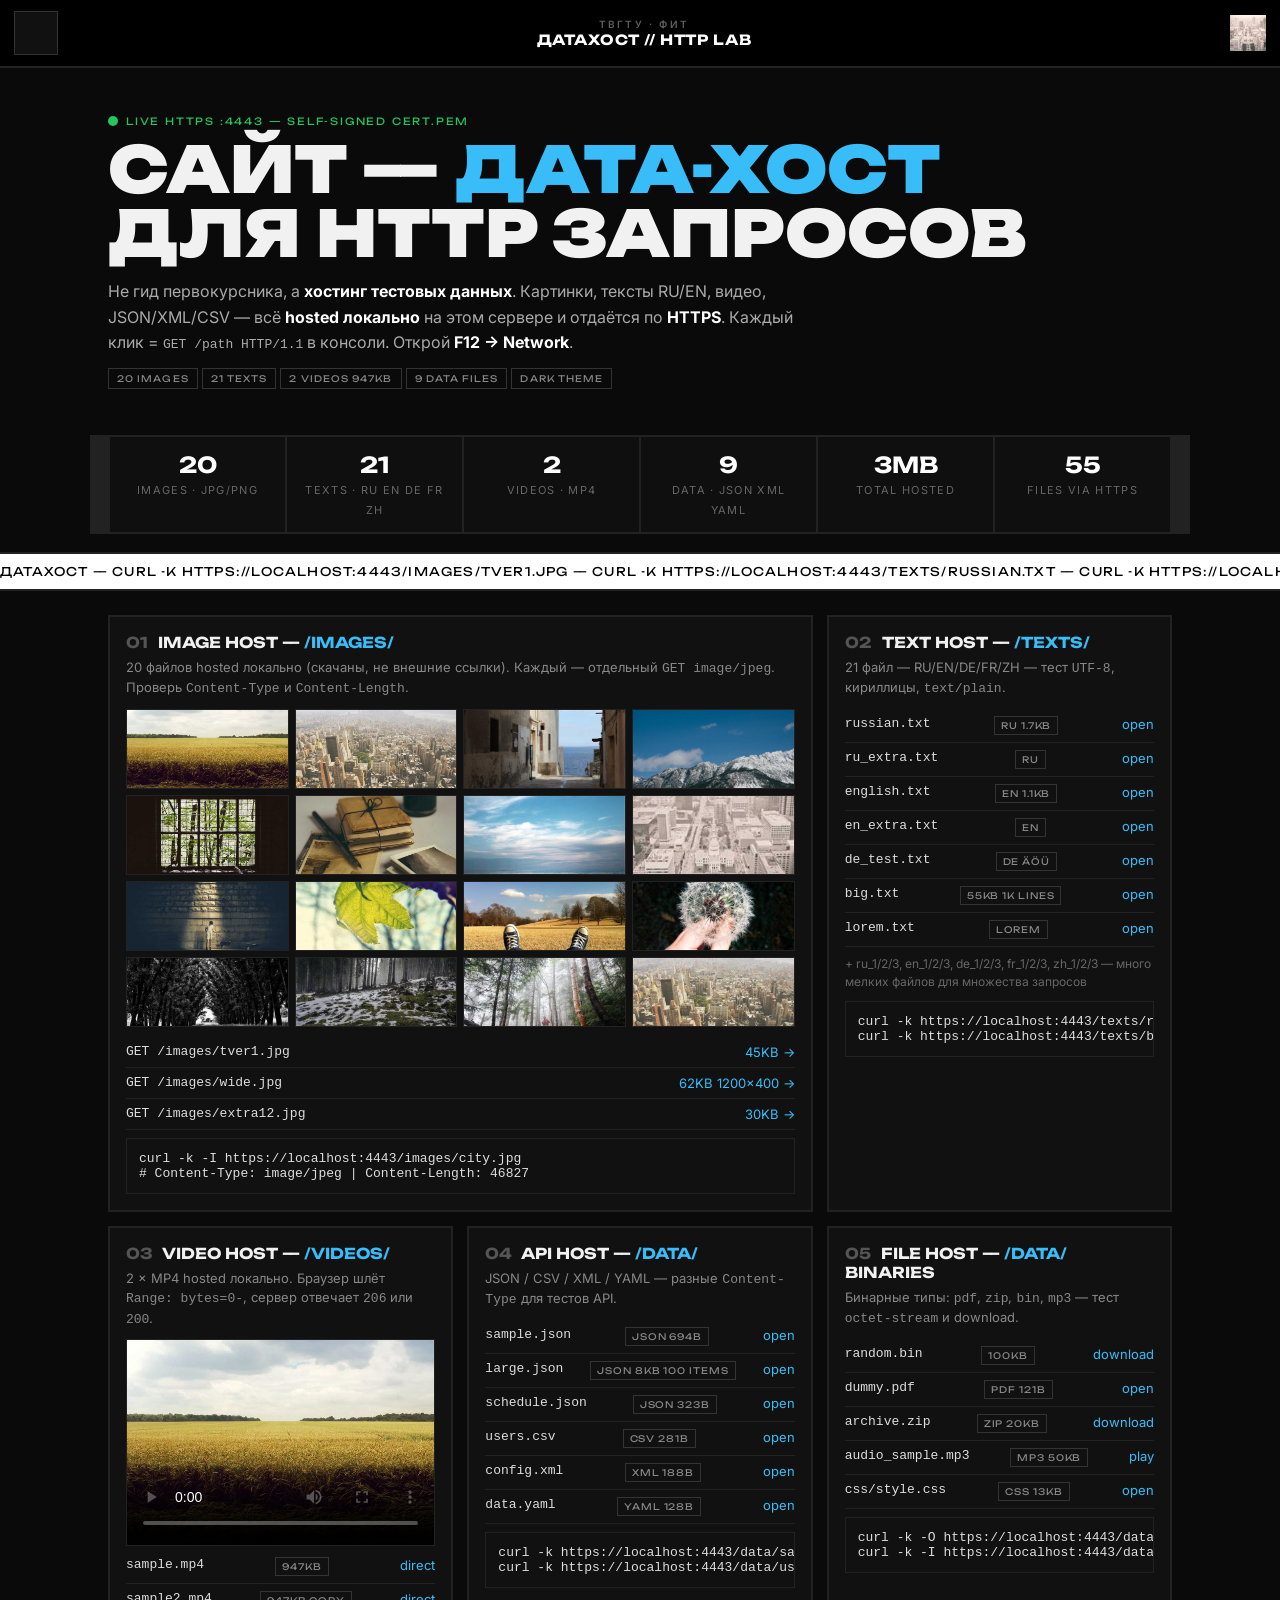
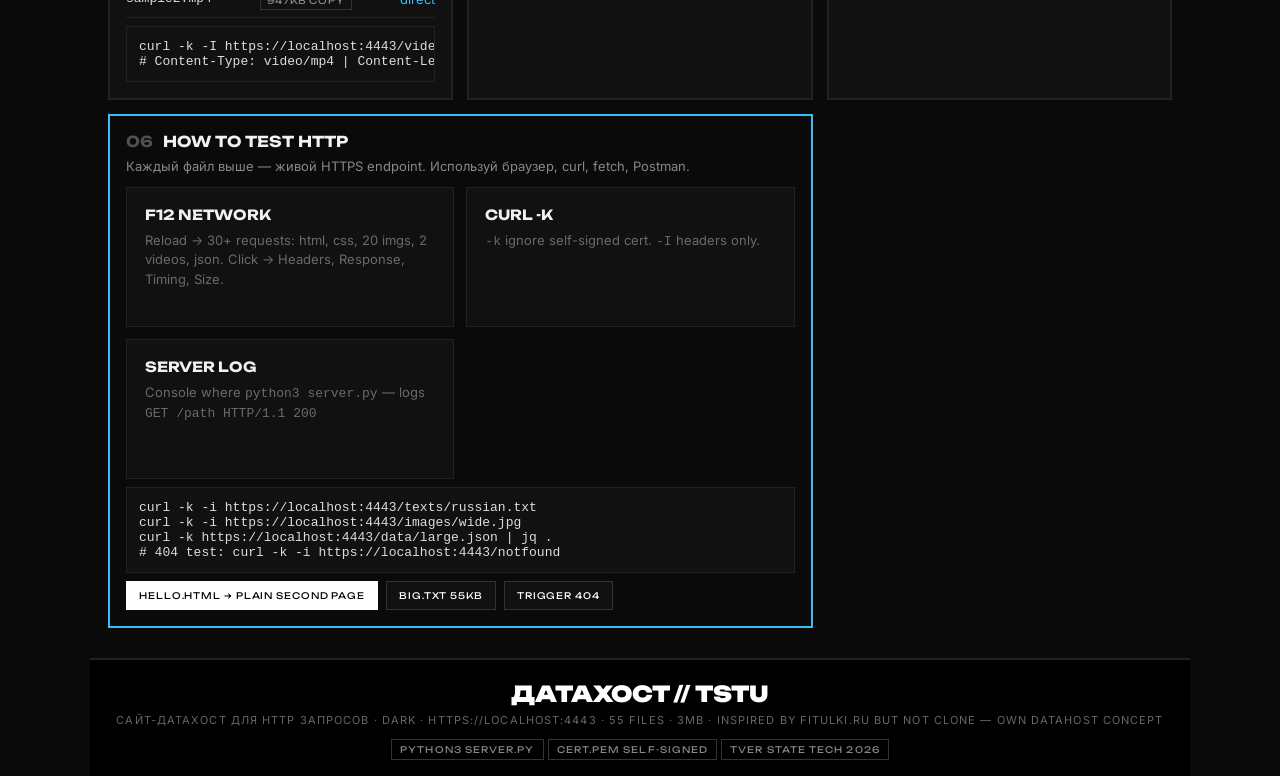
<file: index.html>
<!DOCTYPE html>
<html lang="ru">
<head>
<meta charset="UTF-8">
<meta name="viewport" content="width=device-width, initial-scale=1">
<title>ДатаХост — HTTP Lab / TSTU · Dark</title>
<link rel="stylesheet" href="css/style.css">
<style>
/* DataHost overrides — keep dark theme but own identity */
.hero-data{padding:110px 18px 28px;max-width:1100px;margin:0 auto}
.hero-data h1{font-family:Unbounded;font-weight:900;font-size:clamp(26px,6vw,64px);line-height:1;text-transform:uppercase}
.hero-data h1 span{color:#38bdf8}
.sub{color:#aaa;max-width:700px;line-height:1.6;margin-top:14px}
.stats{max-width:1100px;margin:18px auto;padding:0 18px;display:grid;grid-template-columns:repeat(auto-fit,minmax(150px,1fr));gap:2px;background:#222;border:2px solid #222}
.stat{background:#0f0f0f;padding:14px;text-align:center}
.stat b{display:block;font-family:Unbounded;font-size:22px;color:#fff}
.stat span{font-size:11px;letter-spacing:.12em;text-transform:uppercase;color:#666}
.host-grid{max-width:1100px;margin:24px auto;padding:0 18px;display:grid;grid-template-columns:repeat(auto-fit,minmax(320px,1fr));gap:14px}
.host{border:2px solid #222;background:#111;padding:16px}
.host h2{font-family:Unbounded;font-weight:700;font-size:15px;text-transform:uppercase;margin-bottom:6px}
.host h2 i{opacity:.3;font-style:normal;margin-right:6px}
.host p{color:#888;font-size:13px;line-height:1.5;margin-bottom:10px}
.host pre{margin-top:8px}
.mini-gallery{display:grid;grid-template-columns:repeat(4,1fr);gap:6px}
.mini-gallery img{width:100%;height:80px;object-fit:cover;border:1px solid #222}
.file-list{list-style:none}
.file-list li{border-bottom:1px solid #222;padding:7px 0;display:flex;justify-content:space-between;gap:8px;font-size:13px}
.file-list li code{color:#ddd}
.file-list li a{color:#38bdf8;text-decoration:none}
.tag{font-family:Unbounded;font-size:9px;letter-spacing:.1em;text-transform:uppercase;padding:3px 6px;border:1px solid #333;color:#888}
</style>
</head>
<body>

<header class="header">
  <button class="burger" id="burger"><span></span><span></span><span></span></button>
  <div class="header-title"><a href="#"><small>ТвГТУ · ФИТ</small>ДАТАХОСТ // HTTP LAB</a></div>
  <div class="header-logo"><img src="images/logo.png" alt="logo" style="height:36px"></div>
  <nav class="dropdown" id="dropdown">
    <a href="#images"><i>01</i>Image Host</a>
    <a href="#texts"><i>02</i>Text Host</a>
    <a href="#videos"><i>03</i>Video Host</a>
    <a href="#api"><i>04</i>API Host</a>
    <a href="#files"><i>05</i>File Host</a>
    <a href="#howto"><i>06</i>How to test</a>
  </nav>
</header>

<div class="hero-data">
  <div style="display:inline-flex;gap:8px;align-items:center;margin-bottom:10px"><span style="width:10px;height:10px;background:#22c55e;border-radius:50%;display:inline-block;animation:blink 1s steps(1) infinite"></span><span style="font-family:Unbounded;font-size:10px;letter-spacing:.18em;text-transform:uppercase;color:#22c55e">LIVE HTTPS :4443 — self-signed cert.pem</span></div>
  <h1>Сайт — <span>дата-хост</span><br>для HTTP запросов</h1>
  <p class="sub">Не гид первокурсника, а <b style="color:#fff">хостинг тестовых данных</b>. Картинки, тексты RU/EN, видео, JSON/XML/CSV — всё <b style="color:#fff">hosted локально</b> на этом сервере и отдаётся по <b style="color:#fff">HTTPS</b>. Каждый клик = <code>GET /path HTTP/1.1</code> в консоли. Открой <b style="color:#fff">F12 → Network</b>.</p>
  <p style="margin-top:10px"><span class="badge">20 images</span> <span class="badge">21 texts</span> <span class="badge">2 videos 947KB</span> <span class="badge">9 data files</span> <span class="badge">dark theme</span></p>
</div>

<div class="stats">
  <div class="stat"><b>20</b><span>Images · jpg/png</span></div>
  <div class="stat"><b>21</b><span>Texts · RU EN DE FR ZH</span></div>
  <div class="stat"><b>2</b><span>Videos · mp4</span></div>
  <div class="stat"><b>9</b><span>Data · json xml yaml</span></div>
  <div class="stat"><b>3MB</b><span>Total hosted</span></div>
  <div class="stat"><b>55</b><span>Files via HTTPS</span></div>
</div>

<div class="ticker"><div class="ticker-track">
  <span>ДАТАХОСТ — curl -k https://localhost:4443/images/tver1.jpg — curl -k https://localhost:4443/texts/russian.txt — curl -k https://localhost:4443/data/large.json — curl -k https://localhost:4443/videos/sample.mp4 —&nbsp;</span>
  <span>ДАТАХОСТ — curl -k https://localhost:4443/images/tver1.jpg — curl -k https://localhost:4443/texts/russian.txt — curl -k https://localhost:4443/data/large.json — curl -k https://localhost:4443/videos/sample.mp4 —&nbsp;</span>
</div></div>

<div class="host-grid">

  <!-- IMAGE HOST -->
  <section class="host" id="images" style="grid-column:span 2">
    <h2><i>01</i> Image Host — <span style="color:#38bdf8">/images/</span></h2>
    <p>20 файлов hosted локально (скачаны, не внешние ссылки). Каждый — отдельный <code>GET image/jpeg</code>. Проверь <code>Content-Type</code> и <code>Content-Length</code>.</p>
    <div class="mini-gallery">
      <a href="images/tver1.jpg" target="_blank"><img src="images/tver1.jpg" loading="lazy"></a>
      <a href="images/tver2.jpg" target="_blank"><img src="images/tver2.jpg" loading="lazy"></a>
      <a href="images/city.jpg" target="_blank"><img src="images/city.jpg" loading="lazy"></a>
      <a href="images/wide.jpg" target="_blank"><img src="images/wide.jpg" loading="lazy"></a>
      <a href="images/nature1.jpg" target="_blank"><img src="images/nature1.jpg" loading="lazy"></a>
      <a href="images/nature2.jpg" target="_blank"><img src="images/nature2.jpg" loading="lazy"></a>
      <a href="images/tech.jpg" target="_blank"><img src="images/tech.jpg" loading="lazy"></a>
      <a href="images/logo.png" target="_blank"><img src="images/logo.png" loading="lazy"></a>
    </div>
    <div style="display:grid;grid-template-columns:repeat(4,1fr);gap:6px;margin-top:6px">
      <a href="images/extra1.jpg" target="_blank"><img src="images/extra1.jpg" loading="lazy" style="height:70px;width:100%;object-fit:cover;border:1px solid #222"></a>
      <a href="images/extra2.jpg" target="_blank"><img src="images/extra2.jpg" loading="lazy" style="height:70px;width:100%;object-fit:cover;border:1px solid #222"></a>
      <a href="images/extra3.jpg" target="_blank"><img src="images/extra3.jpg" loading="lazy" style="height:70px;width:100%;object-fit:cover;border:1px solid #222"></a>
      <a href="images/extra4.jpg" target="_blank"><img src="images/extra4.jpg" loading="lazy" style="height:70px;width:100%;object-fit:cover;border:1px solid #222"></a>
      <a href="images/extra5.jpg" target="_blank"><img src="images/extra5.jpg" loading="lazy" style="height:70px;width:100%;object-fit:cover;border:1px solid #222"></a>
      <a href="images/extra6.jpg" target="_blank"><img src="images/extra6.jpg" loading="lazy" style="height:70px;width:100%;object-fit:cover;border:1px solid #222"></a>
      <a href="images/extra7.jpg" target="_blank"><img src="images/extra7.jpg" loading="lazy" style="height:70px;width:100%;object-fit:cover;border:1px solid #222"></a>
      <a href="images/extra8.jpg" target="_blank"><img src="images/extra8.jpg" loading="lazy" style="height:70px;width:100%;object-fit:cover;border:1px solid #222"></a>
    </div>
    <ul class="file-list" style="margin-top:10px">
      <li><code>GET /images/tver1.jpg</code> <a href="images/tver1.jpg" target="_blank">45KB →</a></li>
      <li><code>GET /images/wide.jpg</code> <a href="images/wide.jpg" target="_blank">62KB 1200×400 →</a></li>
      <li><code>GET /images/extra12.jpg</code> <a href="images/extra12.jpg" target="_blank">30KB →</a></li>
    </ul>
    <pre>curl -k -I https://localhost:4443/images/city.jpg
# Content-Type: image/jpeg | Content-Length: 46827</pre>
  </section>

  <!-- TEXT HOST -->
  <section class="host" id="texts">
    <h2><i>02</i> Text Host — <span style="color:#38bdf8">/texts/</span></h2>
    <p>21 файл — RU/EN/DE/FR/ZH — тест <code>UTF-8</code>, кириллицы, <code>text/plain</code>.</p>
    <ul class="file-list">
      <li><code>russian.txt</code> <span class="tag">RU 1.7KB</span> <a href="texts/russian.txt" target="_blank">open</a></li>
      <li><code>ru_extra.txt</code> <span class="tag">RU</span> <a href="texts/ru_extra.txt" target="_blank">open</a></li>
      <li><code>english.txt</code> <span class="tag">EN 1.1KB</span> <a href="texts/english.txt" target="_blank">open</a></li>
      <li><code>en_extra.txt</code> <span class="tag">EN</span> <a href="texts/en_extra.txt" target="_blank">open</a></li>
      <li><code>de_test.txt</code> <span class="tag">DE äöü</span> <a href="texts/de_test.txt" target="_blank">open</a></li>
      <li><code>big.txt</code> <span class="tag">55KB 1k lines</span> <a href="texts/big.txt" target="_blank">open</a></li>
      <li><code>lorem.txt</code> <span class="tag">lorem</span> <a href="texts/lorem.txt" target="_blank">open</a></li>
    </ul>
    <p style="margin-top:8px;font-size:12px;color:#666">+ ru_1/2/3, en_1/2/3, de_1/2/3, fr_1/2/3, zh_1/2/3 — много мелких файлов для множества запросов</p>
    <pre>curl -k https://localhost:4443/texts/russian.txt
curl -k https://localhost:4443/texts/big.txt | wc -c</pre>
  </section>

  <!-- VIDEO HOST -->
  <section class="host" id="videos">
    <h2><i>03</i> Video Host — <span style="color:#38bdf8">/videos/</span></h2>
    <p>2 × MP4 hosted локально. Браузер шлёт <code>Range: bytes=0-</code>, сервер отвечает <code>206</code> или <code>200</code>.</p>
    <video controls preload="metadata" poster="images/tver1.jpg" style="width:100%;border:1px solid #222;background:#000"><source src="videos/sample.mp4" type="video/mp4"></video>
    <ul class="file-list">
      <li><code>sample.mp4</code> <span class="tag">947KB</span> <a href="videos/sample.mp4" target="_blank">direct</a></li>
      <li><code>sample2.mp4</code> <span class="tag">947KB copy</span> <a href="videos/sample2.mp4" target="_blank">direct</a></li>
    </ul>
    <pre>curl -k -I https://localhost:4443/videos/sample.mp4
# Content-Type: video/mp4 | Content-Length: 969201</pre>
  </section>

  <!-- API HOST -->
  <section class="host" id="api">
    <h2><i>04</i> API Host — <span style="color:#38bdf8">/data/</span></h2>
    <p>JSON / CSV / XML / YAML — разные <code>Content-Type</code> для тестов API.</p>
    <ul class="file-list">
      <li><code>sample.json</code> <span class="tag">json 694B</span> <a href="data/sample.json" target="_blank">open</a></li>
      <li><code>large.json</code> <span class="tag">json 8KB 100 items</span> <a href="data/large.json" target="_blank">open</a></li>
      <li><code>schedule.json</code> <span class="tag">json 323B</span> <a href="data/schedule.json" target="_blank">open</a></li>
      <li><code>users.csv</code> <span class="tag">csv 281B</span> <a href="data/users.csv" target="_blank">open</a></li>
      <li><code>config.xml</code> <span class="tag">xml 188B</span> <a href="data/config.xml" target="_blank">open</a></li>
      <li><code>data.yaml</code> <span class="tag">yaml 128B</span> <a href="data/data.yaml" target="_blank">open</a></li>
    </ul>
    <pre>curl -k https://localhost:4443/data/sample.json -i
curl -k https://localhost:4443/data/users.csv</pre>
  </section>

  <!-- FILE HOST -->
  <section class="host" id="files">
    <h2><i>05</i> File Host — <span style="color:#38bdf8">/data/</span> binaries</h2>
    <p>Бинарные типы: <code>pdf</code>, <code>zip</code>, <code>bin</code>, <code>mp3</code> — тест <code>octet-stream</code> и download.</p>
    <ul class="file-list">
      <li><code>random.bin</code> <span class="tag">100KB</span> <a href="data/random.bin" target="_blank">download</a></li>
      <li><code>dummy.pdf</code> <span class="tag">pdf 121B</span> <a href="data/dummy.pdf" target="_blank">open</a></li>
      <li><code>archive.zip</code> <span class="tag">zip 20KB</span> <a href="data/archive.zip" target="_blank">download</a></li>
      <li><code>audio_sample.mp3</code> <span class="tag">mp3 50KB</span> <a href="data/audio_sample.mp3" target="_blank">play</a></li>
      <li><code>css/style.css</code> <span class="tag">css 13KB</span> <a href="css/style.css" target="_blank">open</a></li>
    </ul>
    <pre>curl -k -O https://localhost:4443/data/random.bin
curl -k -I https://localhost:4443/data/dummy.pdf</pre>
  </section>

  <!-- HOWTO -->
  <section class="host" id="howto" style="grid-column:span 2;background:#0a0a0a;border-color:#38bdf8">
    <h2><i>06</i> How to test HTTP</h2>
    <p>Каждый файл выше — живой HTTPS endpoint. Используй браузер, curl, fetch, Postman.</p>
    <div style="display:grid;grid-template-columns:repeat(auto-fit,minmax(220px,1fr));gap:12px">
      <div class="card" style="background:#111"><h3>F12 Network</h3><p>Reload → 30+ requests: html, css, 20 imgs, 2 videos, json. Click → Headers, Response, Timing, Size.</p></div>
      <div class="card" style="background:#111"><h3>curl -k</h3><p><code>-k</code> ignore self-signed cert. <code>-I</code> headers only.</p></div>
      <div class="card" style="background:#111"><h3>Server log</h3><p>Console where <code>python3 server.py</code> — logs <code>GET /path HTTP/1.1 200</code></p></div>
    </div>
    <pre>curl -k -i https://localhost:4443/texts/russian.txt
curl -k -i https://localhost:4443/images/wide.jpg
curl -k https://localhost:4443/data/large.json | jq .
# 404 test: curl -k -i https://localhost:4443/notfound</pre>
    <div style="margin-top:8px;display:flex;gap:8px;flex-wrap:wrap">
      <a href="hello.html" class="dean-btn solid" style="display:inline-block">hello.html → plain second page</a>
      <a href="texts/big.txt" class="dean-btn" style="display:inline-block">big.txt 55KB</a>
      <a href="notfound_test_404.html" class="dean-btn" style="display:inline-block">trigger 404</a>
    </div>
  </section>

</div>

<footer style="max-width:1100px;margin:30px auto 0;padding:20px 18px;border-top:2px solid #222;text-align:center;color:#666">
  <div style="font-family:Unbounded;font-weight:900;text-transform:uppercase;font-size:22px;color:#fff">ДАТАХОСТ // TSTU</div>
  <div style="font-size:11px;letter-spacing:.1em;text-transform:uppercase;margin-top:6px">Сайт-датахост для HTTP запросов · Dark · https://localhost:4443 · 55 files · 3MB · Inspired by fitulki.ru but NOT clone — own DataHost concept</div>
  <div style="margin-top:10px"><span class="badge">python3 server.py</span> <span class="badge">cert.pem self-signed</span> <span class="badge">Tver State Tech 2026</span></div>
</footer>

<script>
const b=document.getElementById('burger'),d=document.getElementById('dropdown');
b.addEventListener('click',e=>{e.stopPropagation();b.classList.toggle('open');d.classList.toggle('open')});
document.addEventListener('click',e=>{if(!d.contains(e.target)&&!b.contains(e.target)){b.classList.remove('open');d.classList.remove('open')}});
d.querySelectorAll('a').forEach(a=>a.addEventListener('click',()=>{b.classList.remove('open');d.classList.remove('open')}))
</script>
</body>
</html>
</file>
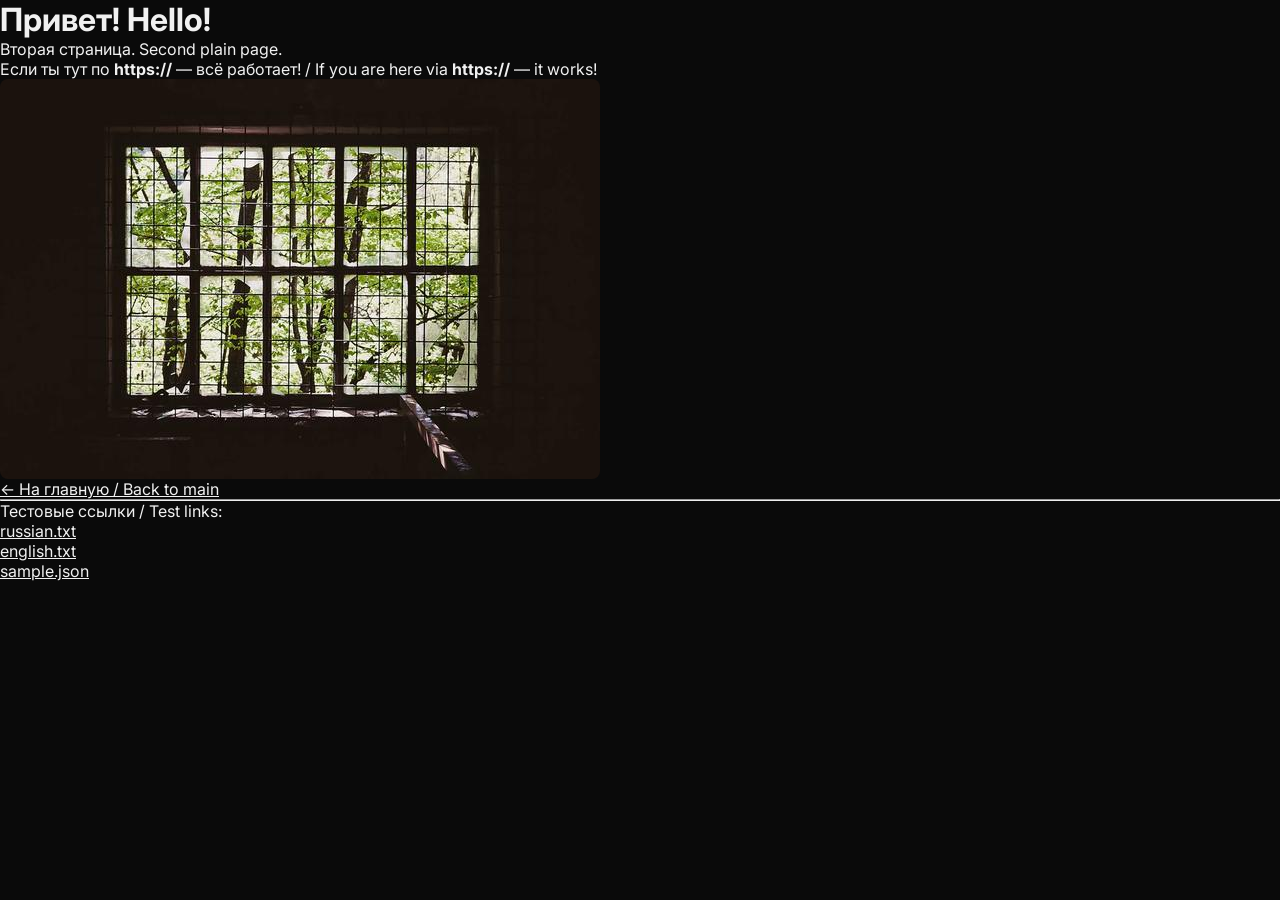
<file: hello.html>
<!DOCTYPE html>
<html lang="ru">
<head><meta charset="utf-8"><meta name="viewport" content="width=device-width, initial-scale=1"><title>Hello - ТвГТУ</title><link rel="stylesheet" href="css/style.css"></head>
<body>
  <h1>Привет! Hello!</h1>
  <p>Вторая страница. Second plain page.</p>
  <p>Если ты тут по <b>https://</b> — всё работает! / If you are here via <b>https://</b> — it works!</p>
  <img src="images/nature1.jpg" alt="nature" style="width:100%; max-width:600px; border-radius:8px;">
  <p><a href="/">← На главную / Back to main</a></p>
  <hr>
  <p>Тестовые ссылки / Test links:</p>
  <ul>
    <li><a href="texts/russian.txt">russian.txt</a></li>
    <li><a href="texts/english.txt">english.txt</a></li>
    <li><a href="data/sample.json">sample.json</a></li>
  </ul>
</body>
</html>
</file>
<file: css/style.css>
@import url('https://fonts.googleapis.com/css2?family=Unbounded:wght@500;700;900&family=Inter:wght@400;500;600;800&display=swap');

:root{ --bw:2px solid #222; --bww:2px solid #fff; --bg:#0a0a0a; --fg:#f1f1f1; --muted:#9a9a9a; --card:#141414; --card2:#1a1a1a; }
*{margin:0;padding:0;box-sizing:border-box}
html{scroll-behavior:smooth;scroll-padding-top:78px;overflow-x:hidden}
body{font-family:Inter,system-ui,sans-serif;background:var(--bg);color:var(--fg);overflow-x:hidden;max-width:100%}
img{display:block;max-width:100%}
a{color:inherit}

/* HEADER */
.header{position:fixed;top:0;left:0;right:0;height:68px;background:#000;border-bottom:2px solid #222;z-index:100;display:grid;grid-template-columns:auto 1fr auto;gap:10px;align-items:center;padding:0 14px}
.burger{width:44px;height:44px;border:1px solid #333;background:#111;cursor:pointer;display:flex;flex-direction:column;justify-content:center;gap:6px;padding:0 10px;flex-shrink:0}
.burger span{height:2px;background:#fff;transition:.25s;display:block}
.burger.open span:nth-child(1){transform:translateY(8px) rotate(45deg)}
.burger.open span:nth-child(2){opacity:0}
.burger.open span:nth-child(3){transform:translateY(-8px) rotate(-45deg)}
.header-title{text-align:center;font-family:Unbounded;font-weight:700;font-size:clamp(13px,2.4vw,14px);text-transform:uppercase;letter-spacing:.06em;line-height:1.25;min-width:0;overflow:hidden}
.header-title a{color:#fff;text-decoration:none;display:block;transition:.15s}
.header-title a:hover{opacity:.6}
.header-title small{display:block;font-family:Inter;font-weight:600;font-size:clamp(10px,2vw,9px);letter-spacing:.22em;opacity:.55;text-transform:uppercase;color:#aaa}
.header-logo img{height:clamp(32px,9vw,44px);width:auto;margin-left:auto;filter:brightness(1.1)}
.dropdown{position:absolute;top:100%;left:0;right:0;background:#000;border-bottom:2px solid #222;display:none;flex-direction:column}
.dropdown.open{display:flex}
.dropdown a{display:flex;gap:14px;align-items:center;padding:15px 18px;color:#fff;text-decoration:none;font-family:Unbounded;font-size:clamp(11px,3.2vw,13px);text-transform:uppercase;border-top:1px solid #222}
.dropdown a i{font-style:normal;opacity:.45;font-size:11px}
.dropdown a:hover{background:#fff;color:#000}

/* HERO */
.hero{padding:120px 18px 36px;max-width:1040px;margin:0 auto}
.hero .tag{font-size:clamp(9px,2.8vw,11px);letter-spacing:.25em;text-transform:uppercase;opacity:.5;margin-bottom:16px;color:#888}
.hero h1{font-family:Unbounded;font-weight:900;text-transform:uppercase;font-size:clamp(22px,6vw,84px);line-height:1.1;letter-spacing:-.02em;max-width:100%;overflow-wrap:break-word}
.invert{background:#fff;color:#000;padding:.06em .18em;-webkit-box-decoration-break:clone;box-decoration-break:clone}
.hero p{max-width:600px;margin-top:18px;font-size:clamp(14px,4vw,16px);line-height:1.6;color:#bbb}
.hero p b{color:#fff}

/* TICKER */
.ticker{border-top:2px solid #222;border-bottom:2px solid #222;background:#fff;color:#000;overflow:hidden;padding:10px 0;max-width:100%}
.ticker-track{display:flex;width:max-content;animation:tick 22s linear infinite;font-family:Unbounded;font-size:clamp(10px,3vw,12px);text-transform:uppercase;letter-spacing:.1em}
.ticker-track span{padding-right:12px;white-space:nowrap}
@keyframes tick{to{transform:translateX(-50%)}}

/* QUICK */
.quick{max-width:1040px;margin:32px auto;padding:0 18px}
.quick-grid{display:grid;grid-template-columns:repeat(3,1fr);gap:2px;background:#222;border:2px solid #222}
.tile{background:#111;min-height:130px;padding:16px;display:flex;flex-direction:column;justify-content:space-between;text-decoration:none;color:#fff;transition:.15s;min-width:0;border:1px solid transparent}
.tile:hover{background:#fff;color:#000}
.tile .top{display:flex;justify-content:space-between;font-family:Unbounded;font-size:clamp(9px,2.6vw,11px);opacity:.6}
.tile .name{font-family:Unbounded;font-weight:700;text-transform:uppercase;font-size:clamp(11px,2.8vw,15px);overflow-wrap:break-word}
@media(max-width:720px){.quick-grid{grid-template-columns:repeat(2,1fr)}.tile{min-height:100px;padding:12px}}

/* BLOCKS */
.block{max-width:1040px;margin:0 auto;padding:56px 18px 10px}
.block-head{border-top:2px solid #222;padding-top:12px;margin-bottom:20px;display:flex;align-items:baseline;gap:12px;flex-wrap:wrap}
.block-head i{font-style:normal;font-family:Unbounded;font-size:clamp(10px,3vw,12px);opacity:.4;color:#666}
.block-head h2{font-family:Unbounded;font-weight:700;text-transform:uppercase;font-size:clamp(19px,5.4vw,34px);overflow-wrap:break-word}
.lead{max-width:640px;margin-bottom:18px;line-height:1.6;opacity:.7;font-size:clamp(13px,3.8vw,15px);color:#aaa}
.stack{display:flex;flex-direction:column;gap:18px}
.subhead{display:flex;align-items:center;justify-content:center;gap:12px;margin:28px 0 12px;font-family:Unbounded;font-size:clamp(10px,3.2vw,12px);text-transform:uppercase;letter-spacing:.08em;text-align:center;color:#666}
.subhead.first{margin-top:0}

.rows{border-top:1px solid #222}
.row-link{display:flex;justify-content:space-between;align-items:center;gap:12px;padding:13px 8px;border-bottom:1px solid #222;color:#fff;text-decoration:none;transition:.15s;min-width:0}
.row-link > div{flex:1;min-width:0}
.row-link:hover{background:#fff;color:#000}
.row-logo{width:44px;height:44px;object-fit:cover;border:1px solid #333;flex-shrink:0;background:#111}
.row-name{font-family:Unbounded;font-weight:700;font-size:clamp(11px,3.4vw,13px);text-transform:uppercase;overflow-wrap:break-word}
.row-sub{display:block;margin-top:4px;font-size:clamp(11px,3.2vw,12px);opacity:.6;font-weight:400;text-transform:none;color:#aaa}
.row-link:hover .row-sub{color:#444}
.arr{font-family:Unbounded;font-size:clamp(13px,4vw,16px);flex-shrink:0}

.cards{display:grid;grid-template-columns:repeat(auto-fit,minmax(min(230px,100%),1fr));gap:2px;background:#222;border:2px solid #222}
.card{background:var(--card);padding:18px;min-height:140px;border:1px solid #222}
.card h3{font-family:Unbounded;font-size:clamp(12px,3.6vw,14px);text-transform:uppercase;margin-bottom:8px}
.card p{font-size:clamp(12px,3.6vw,13px);line-height:1.55;opacity:.75;color:#aaa}
a.card{color:#fff;text-decoration:none;display:block;transition:.15s}
a.card:hover{background:#fff;color:#000}
a.card:hover p{color:#444}
.card-arr{display:inline-block;margin-top:12px;font-family:Unbounded;font-size:clamp(9px,2.8vw,10px);text-transform:uppercase;letter-spacing:.12em;border-bottom:2px solid currentColor}

/* LIVE */
.live{display:flex;align-items:center;gap:16px;background:#fff;color:#000;border:2px solid #fff;padding:16px}
.live-dot{width:10px;height:10px;background:#ff2b2b;border-radius:50%;flex-shrink:0;animation:blink 1.1s steps(1) infinite}
.live-label{display:block;font-family:Inter;font-weight:600;font-size:clamp(9px,2.6vw,10px);letter-spacing:.22em;text-transform:uppercase;opacity:.6;margin-bottom:6px}
.live-main{display:block;font-family:Unbounded;font-weight:700;font-size:clamp(14px,4.2vw,18px);text-transform:uppercase;line-height:1.25}
.live-note{margin-left:auto;align-self:flex-start;white-space:nowrap;font-family:Unbounded;font-size:clamp(8px,2.4vw,9px);text-transform:uppercase;letter-spacing:.14em;border:1px solid #000;padding:6px 10px}
@keyframes blink{50%{opacity:0}}
@media(max-width:420px){.live-note{display:none}}

/* PHOTO */
.activ-photo{border:2px solid #222;background:#111;margin:0}
.activ-photo img{width:100%;height:auto;display:block}
.activ-photo figcaption{border-top:2px solid #222;padding:10px 14px;font-family:Unbounded;font-size:clamp(9px,2.8vw,11px);text-transform:uppercase;letter-spacing:.08em;color:#888}

/* DIRS */
details.expand{border:2px solid #222}
details.expand summary{padding:14px}
details.expand[open] summary{border-bottom:2px solid #222}
.expand-body{padding:12px;background:#0f0f0f}
.dirs{display:grid;grid-template-columns:repeat(auto-fit,minmax(min(240px,100%),1fr));gap:2px;background:#222;border:2px solid #222}
.dir{background:#111;padding:14px}
.dir .photo{border:1px solid #222;margin-bottom:12px;background:#000;display:flex;flex-direction:column;gap:2px}
.dir .photo img{width:100%;height:auto;display:block}
.dir h4{font-family:Unbounded;font-size:clamp(12px,3.6vw,13px);text-transform:uppercase;margin-bottom:4px}
.dir .person{font-size:clamp(10px,3vw,11px);letter-spacing:.08em;text-transform:uppercase;opacity:.5;margin-bottom:10px;color:#888}
.dir li{list-style:none;font-size:clamp(12px,3.4vw,13px);line-height:1.45;border-top:1px solid #222;padding:7px 0;color:#aaa}

/* WHY */
.why{background:#fff;color:#000;border:2px solid #fff;padding:20px}
.why h3{font-family:Unbounded;font-size:clamp(14px,4.4vw,18px);text-transform:uppercase;margin-bottom:14px}
.why li{list-style:none;font-size:clamp(13px,3.8vw,14px);line-height:1.5;border-top:1px solid #000;padding:10px 0}
.why li b{font-family:Unbounded;font-size:.85em;letter-spacing:.02em}
.why-cta{margin-top:16px;font-family:Unbounded;font-size:clamp(11px,3.4vw,13px);text-transform:uppercase;line-height:1.5}

/* FOOD */
.food-legend{font-family:Unbounded;font-size:9px;letter-spacing:.14em;text-transform:uppercase;opacity:.5;margin-bottom:18px;color:#666}
.food-item{border-bottom:1px solid #222;padding:6px 8px 16px}
.food-top{display:flex;align-items:center;gap:8px;margin-bottom:8px}
.food-cat{border:1px solid #333;padding:4px 8px;font-family:Unbounded;font-size:8px;letter-spacing:.14em;text-transform:uppercase;color:#888}
.food-hit{margin-top:10px;padding:8px 12px;border-left:2px solid #fff;font-style:italic;font-size:clamp(12px,3.4vw,13px);opacity:.8;color:#aaa}
.food-route{display:inline-block;margin-top:10px;font-family:Unbounded;font-size:9px;letter-spacing:.14em;text-transform:uppercase;color:#fff;text-decoration:none;border-bottom:1px solid #fff}
.food-item.invert-card{background:#fff;color:#000;border-bottom:none;padding:18px 14px}
.invert-card .food-cat{border-color:#000;color:#555}
.invert-card .food-hit{border-left-color:#000;opacity:.8;color:#444}
.invert-card .food-route{color:#000;border-bottom-color:#000}
.invert-card .row-sub{opacity:.7;color:#555}

/* DEAN */
.dean-card{border:2px solid #222;padding:14px;display:flex;gap:14px;align-items:flex-start;background:#111}
.dean-ava{width:52px;height:52px;background:#fff;color:#000;font-family:Unbounded;font-weight:700;font-size:14px;display:flex;align-items:center;justify-content:center;flex-shrink:0}
.dean-info{flex:1;min-width:0}
.dean-post{font-size:9px;letter-spacing:.2em;text-transform:uppercase;opacity:.5;margin-bottom:4px;color:#888}
.dean-fio{font-weight:800;font-size:clamp(13px,3.8vw,15px);margin-bottom:10px}
.dean-actions{display:flex;gap:8px;flex-wrap:wrap}
.dean-btn{font-family:Unbounded;font-size:9px;letter-spacing:.1em;text-transform:uppercase;text-decoration:none;color:#fff;border:1px solid #333;padding:8px 12px;background:#111}
.dean-btn.solid{background:#fff;color:#000;border-color:#fff}
.dean-meta{margin-top:10px;font-size:clamp(11px,3.2vw,12px);opacity:.6;color:#888}
.dean-meta a{color:inherit}

/* FAQ */
details{border-bottom:1px solid #222}
summary{list-style:none;display:flex;justify-content:space-between;align-items:center;gap:10px;padding:14px 8px;cursor:pointer;font-family:Unbounded;font-weight:700;font-size:clamp(11px,3.4vw,13px);text-transform:uppercase;line-height:1.35}
summary::-webkit-details-marker{display:none}
summary::after{content:'+';font-size:clamp(16px,5vw,20px);font-weight:500;transition:.2s;flex-shrink:0;color:#666}
details[open] summary::after{transform:rotate(45deg)}
details p{padding:0 8px 16px;line-height:1.6;opacity:.7;max-width:720px;font-size:clamp(13px,3.8vw,14px);color:#aaa}

/* GALLERY & VIDEO DARK */
.gallery{display:grid;grid-template-columns:repeat(auto-fill,minmax(240px,1fr));gap:2px;background:#222;border:2px solid #222}
.gallery a{background:#111;padding:8px;text-decoration:none;color:#fff;display:block}
.gallery img{width:100%;height:180px;object-fit:cover;border:1px solid #222;background:#0a0a0a}
.gallery small{color:#888;font-family:Inter;font-size:11px}
.video{width:100%;max-width:700px;border:2px solid #222;background:#000}
pre{background:#111;color:#ddd;padding:12px;border-radius:0;overflow-x:auto;border:1px solid #222;font-size:13px}
table{border-collapse:collapse;width:100%;background:#111}
th,td{border:1px solid #222;padding:8px;text-align:left}
th{background:#1a1a1a;color:#fff}
td{color:#aaa}
.lang{display:grid;grid-template-columns:1fr 1fr;gap:12px}
@media(max-width:600px){.lang{grid-template-columns:1fr}}

/* FOOTER */
footer{background:#000;color:#fff;margin-top:60px;padding:50px 18px;border-top:2px solid #222}
.footer-inner{max-width:1040px;margin:0 auto;display:flex;flex-direction:column;align-items:center;gap:18px;text-align:center}
.footer-inner img{height:clamp(48px,16vw,64px);filter:brightness(1)}
.footer-big{font-family:Unbounded;font-weight:900;text-transform:uppercase;font-size:clamp(20px,7vw,40px);line-height:1.05}
.footer-sub{font-size:clamp(10px,2.8vw,12px);opacity:.5;letter-spacing:.1em;text-transform:uppercase;color:#666}

/* TEST DATA BADGE */
.badge{display:inline-block;font-family:Unbounded;font-size:9px;letter-spacing:.12em;text-transform:uppercase;padding:4px 8px;border:1px solid #333;color:#888}
</file>
